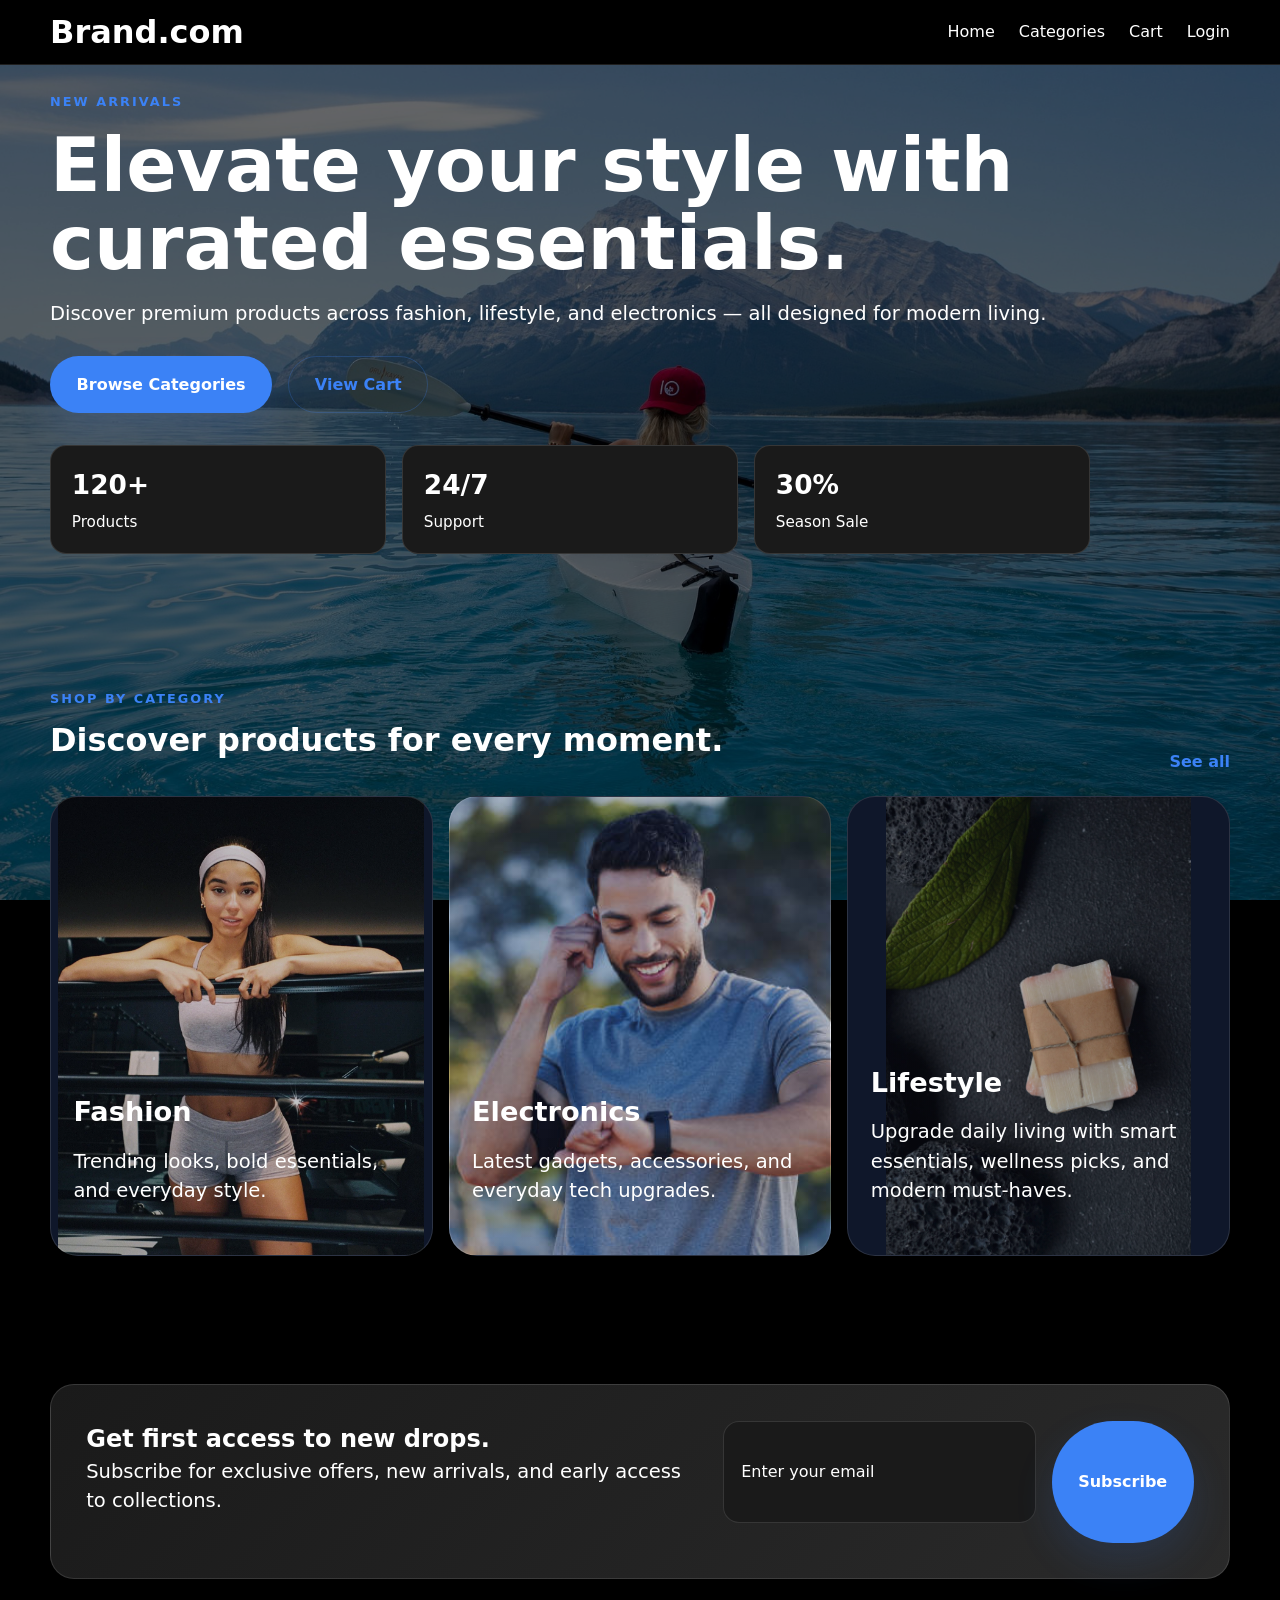
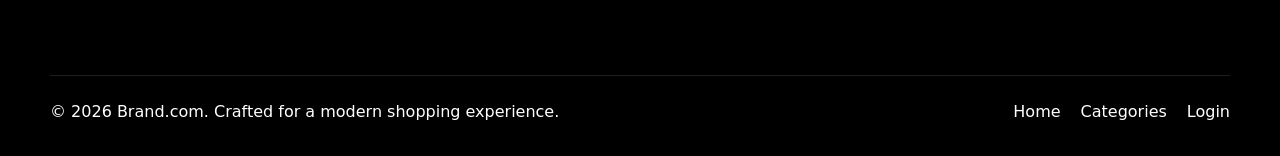
<file: index.html>
<!DOCTYPE html>
<html lang="en">
<head>
    <meta charset="UTF-8">
    <meta name="viewport" content="width=device-width, initial-scale=1.0">
    <title>Brand.com - Premium Products</title>
    <link rel="stylesheet" href="CSS/styles.css">
</head>
<body class="home-page">
    <header>
        <div class="container">
            <a href="index.html">
                <span>Brand.com</span>
            </a>
            <nav>
                <a href="index.html" class="active">Home</a>
                <a href="Categories.html">Categories</a>
                <a href="Shopping Cart.html">Cart</a>
                <a href="Login.html">Login</a>
            </nav>
        </div>
    </header>

    <main>
        <section class="hero">
            <div class="container hero-grid">
                <div class="hero-copy">
                    <span class="eyebrow">New arrivals</span>
                    <h1>Elevate your style with curated essentials.</h1>
                    <p>Discover premium products across fashion, lifestyle, and electronics — all designed for modern living.</p>
                    <div class="hero-actions">
                        <a class="button button-primary" href="Categories.html">Browse Categories</a>
                        <a class="button button-outline" href="Shopping Cart.html">View Cart</a>
                    </div>
                    <div class="stats-grid">
                        <div>
                            <strong>120+</strong>
                            <span>Products</span>
                        </div>
                        <div>
                            <strong>24/7</strong>
                            <span>Support</span>
                        </div>
                        <div>
                            <strong>30%</strong>
                            <span>Season Sale</span>
                        </div>
                    </div>
                </div>
            </div>
        </section>

        <section class="featured-categories">
            <div class="container section-head">
                <div>
                    <span class="eyebrow">Shop by category</span>
                    <h2>Discover products for every moment.</h2>
                </div>
                <a class="link-button" href="Categories.html">See all</a>
            </div>
            <div class="container card-grid">
                <article class="category-card category-card-fashion">
                    <h3>Fashion</h3>
                    <p>Trending looks, bold essentials, and everyday style.</p>
                </article>
                <article class="category-card category-card-electronics">
                    <h3>Electronics</h3>
                    <p>Latest gadgets, accessories, and everyday tech upgrades.</p>
                </article>
                <article class="category-card category-card-lifestyle">
                    <h3>Lifestyle</h3>
                    <p>Upgrade daily living with smart essentials, wellness picks, and modern must-haves.</p>
                </article>
            </div>
        </section>

        <section class="newsletter">
            <div class="container newsletter-card">
                <div>
                    <h2>Get first access to new drops.</h2>
                    <p>Subscribe for exclusive offers, new arrivals, and early access to collections.</p>
                </div>
                <form class="newsletter-form">
                    <input type="email" placeholder="Enter your email" required>
                    <button type="submit" class="button button-primary">Subscribe</button>
                </form>
            </div>
        </section>
    </main>

    <footer>
        <div class="container">
            <p>© 2026 Brand.com. Crafted for a modern shopping experience.</p>
            <div>
                <a href="index.html">Home</a>
                <a href="Categories.html">Categories</a>
                <a href="Login.html">Login</a>
            </div>
        </div>
    </footer>
</body>
</html>
</file>
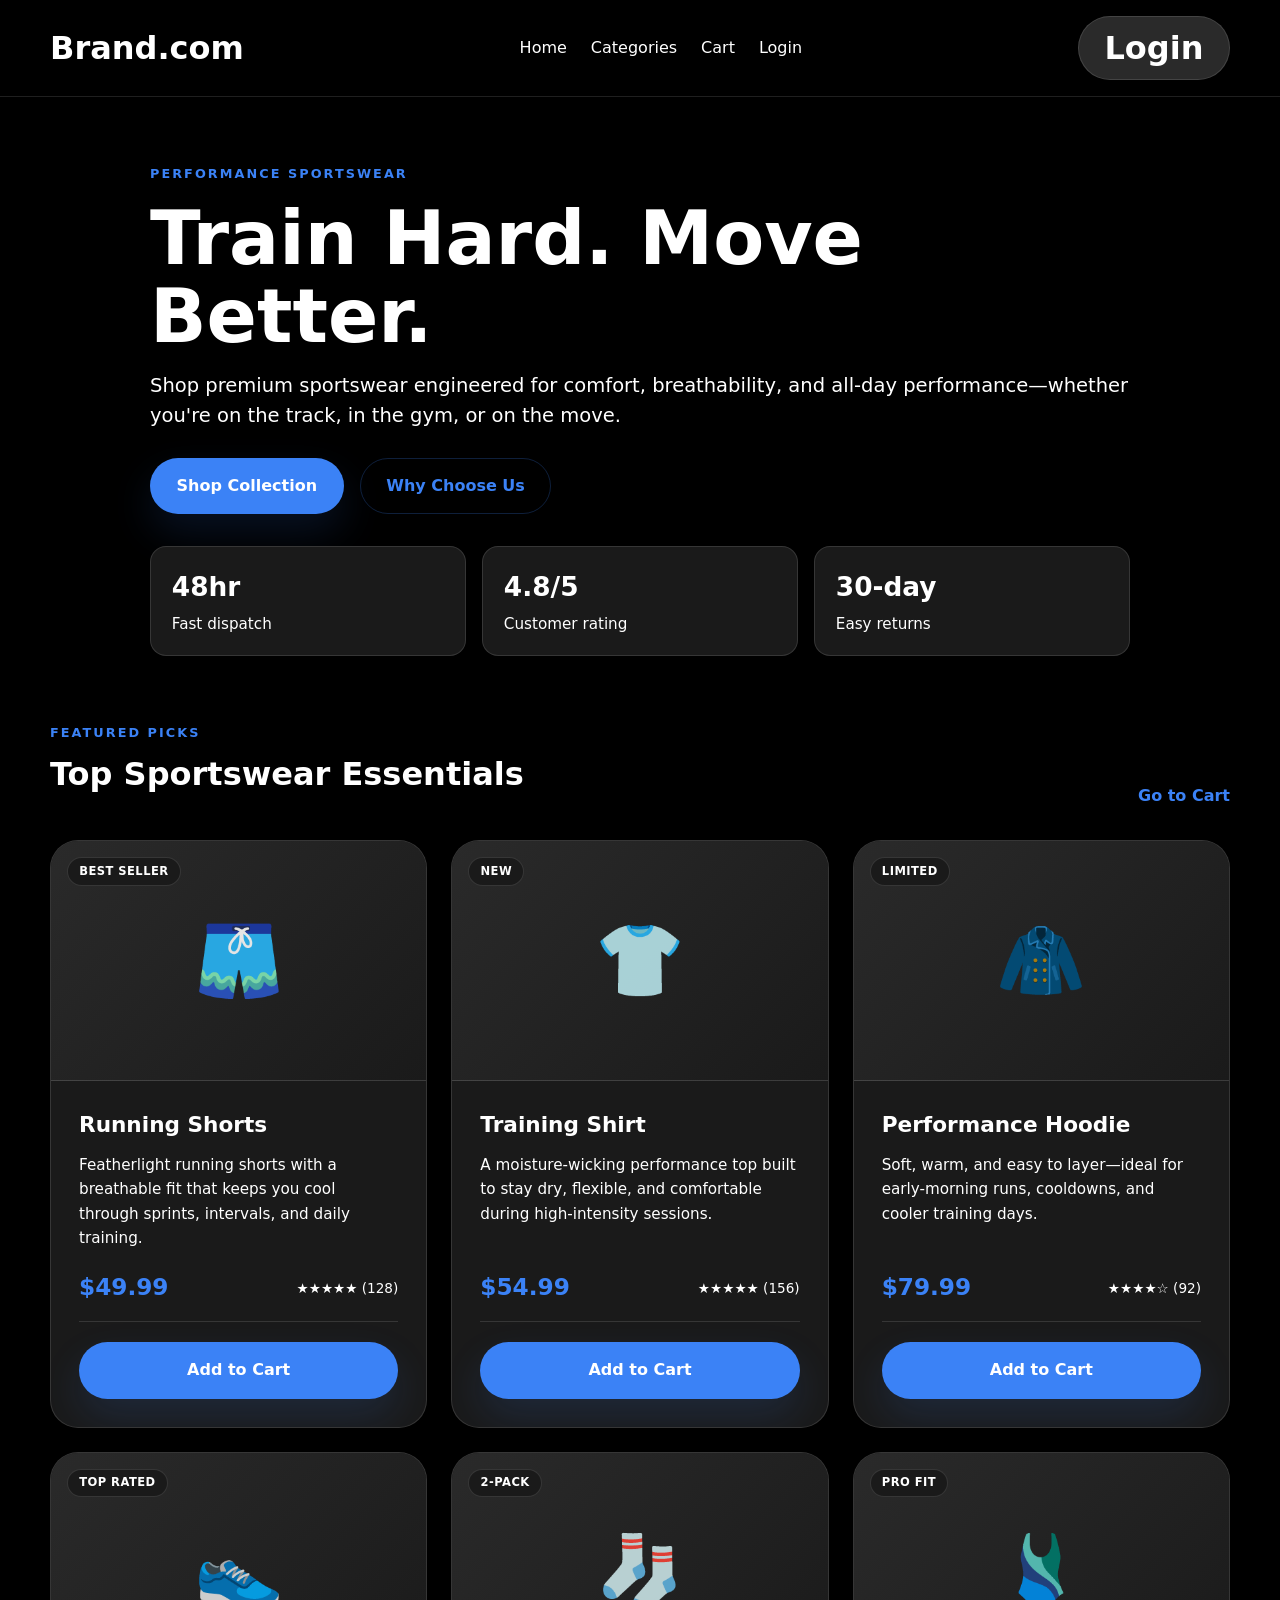
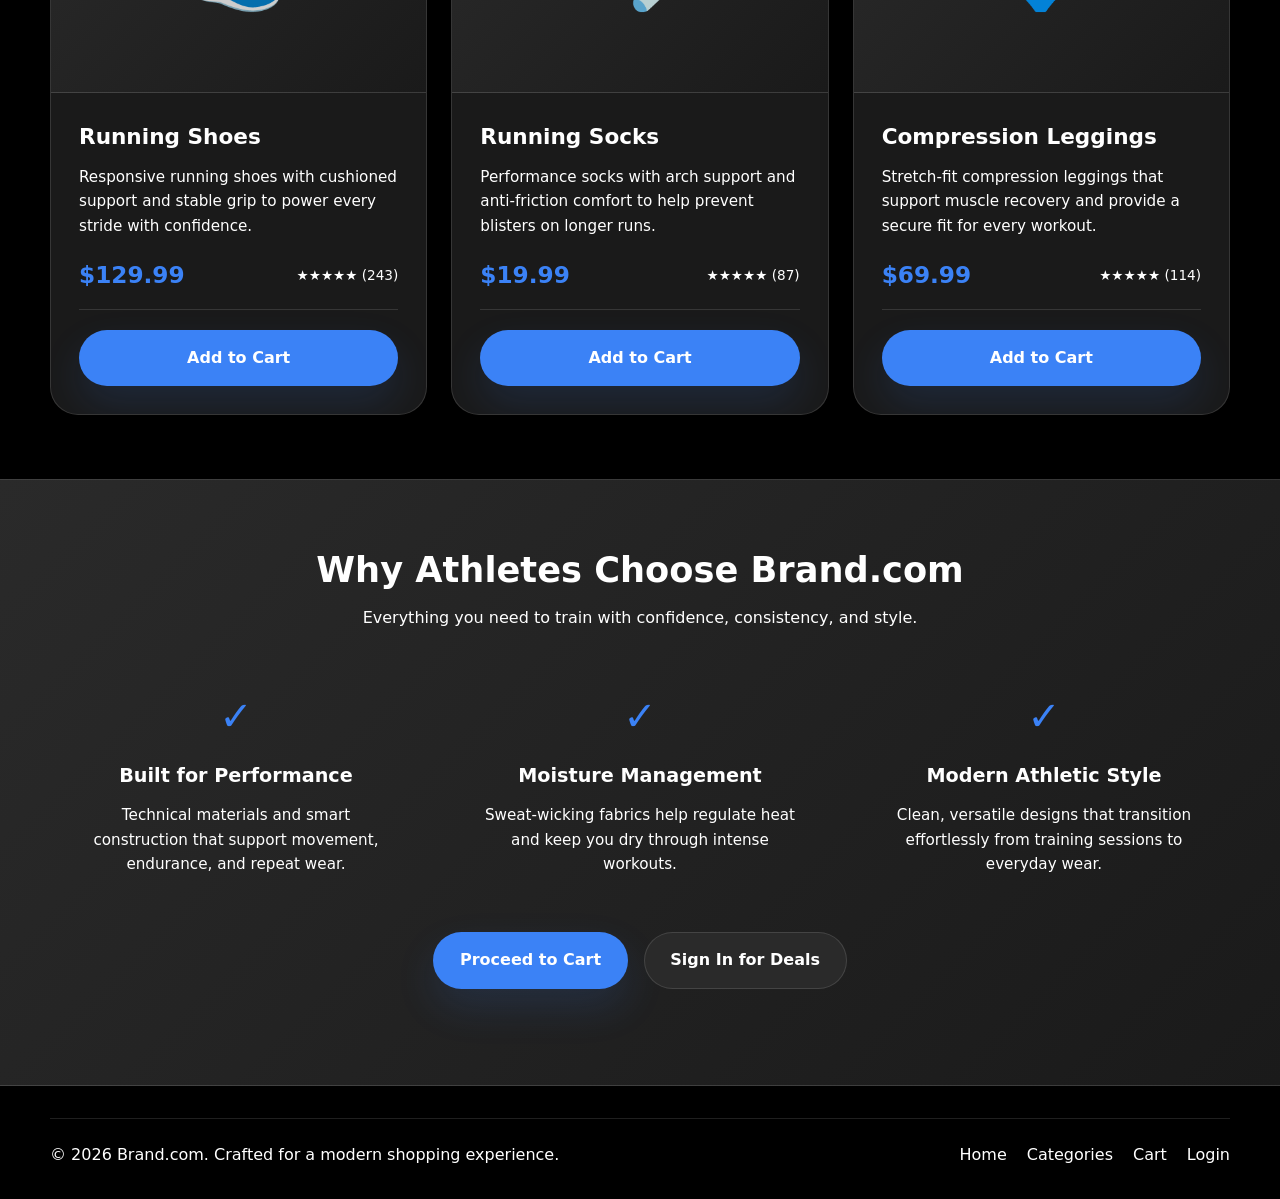
<file: Categories.html>
<!DOCTYPE html>
<html lang="en">
<head>
    <meta charset="UTF-8">
    <meta name="viewport" content="width=device-width, initial-scale=1.0">
    <title>Performance Sportswear - Brand.com</title>
    <link rel="stylesheet" href="CSS/styles.css">
</head>
<body class="categories-page">
    <header>
        <div class="container">
            <a href="index.html">
                <span>Brand.com</span>
            </a>
            <nav>
                <a href="index.html">Home</a>
                <a href="Categories.html" class="active">Categories</a>
                <a href="Shopping Cart.html">Cart</a>
                <a href="Login.html">Login</a>
            </nav>
            <a href="Login.html" class="button button-secondary">Login</a>
        </div>
    </header>

    <main>
        <section class="page-intro" id="top">
            <div class="container">
                <span class="eyebrow">Performance Sportswear</span>
                <h1>Train Hard. Move Better.</h1>
                <p>Shop premium sportswear engineered for comfort, breathability, and all-day performance—whether you're on the track, in the gym, or on the move.</p>
                <div class="hero-actions">
                    <a class="button button-primary" href="#products">Shop Collection</a>
                    <a class="button button-outline" href="#benefits">Why Choose Us</a>
                </div>
                <div class="stats-grid">
                    <div>
                        <strong>48hr</strong>
                        <span>Fast dispatch</span>
                    </div>
                    <div>
                        <strong>4.8/5</strong>
                        <span>Customer rating</span>
                    </div>
                    <div>
                        <strong>30-day</strong>
                        <span>Easy returns</span>
                    </div>
                </div>
            </div>
        </section>

        <section id="products">
            <div class="container">
                <div class="section-head">
                    <div>
                        <span class="eyebrow">Featured picks</span>
                        <h2>Top Sportswear Essentials</h2>
                    </div>
                    <a class="link-button" href="Shopping Cart.html">Go to Cart</a>
                </div>
                <div class="product-grid">
                    <article class="product-card">
                        <div class="product-image">
                            <span class="product-badge">Best seller</span>
                            <div class="product-placeholder">🩳</div>
                        </div>
                        <div class="product-content">
                            <h3>Running Shorts</h3>
                            <p class="product-description">Featherlight running shorts with a breathable fit that keeps you cool through sprints, intervals, and daily training.</p>
                            <div class="product-meta">
                                <span class="product-price">$49.99</span>
                                <span class="product-rating">★★★★★ (128)</span>
                            </div>
                            <button class="button button-primary">Add to Cart</button>
                        </div>
                    </article>

                    <article class="product-card">
                        <div class="product-image">
                            <span class="product-badge">New</span>
                            <div class="product-placeholder">👕</div>
                        </div>
                        <div class="product-content">
                            <h3>Training Shirt</h3>
                            <p class="product-description">A moisture-wicking performance top built to stay dry, flexible, and comfortable during high-intensity sessions.</p>
                            <div class="product-meta">
                                <span class="product-price">$54.99</span>
                                <span class="product-rating">★★★★★ (156)</span>
                            </div>
                            <button class="button button-primary">Add to Cart</button>
                        </div>
                    </article>
                    <article class="product-card">
                        <div class="product-image">
                            <span class="product-badge">Limited</span>
                            <div class="product-placeholder">🧥</div>
                        </div>
                        <div class="product-content">
                            <h3>Performance Hoodie</h3>
                            <p class="product-description">Soft, warm, and easy to layer—ideal for early-morning runs, cooldowns, and cooler training days.</p>
                            <div class="product-meta">
                                <span class="product-price">$79.99</span>
                                <span class="product-rating">★★★★☆ (92)</span>
                            </div>
                            <button class="button button-primary">Add to Cart</button>
                        </div>
                    </article>

                    <article class="product-card">
                        <div class="product-image">
                            <span class="product-badge">Top rated</span>
                            <div class="product-placeholder">👟</div>
                        </div>
                        <div class="product-content">
                            <h3>Running Shoes</h3>
                            <p class="product-description">Responsive running shoes with cushioned support and stable grip to power every stride with confidence.</p>
                            <div class="product-meta">
                                <span class="product-price">$129.99</span>
                                <span class="product-rating">★★★★★ (243)</span>
                            </div>
                            <button class="button button-primary">Add to Cart</button>
                        </div>
                    </article>

                    <article class="product-card">
                        <div class="product-image">
                            <span class="product-badge">2-pack</span>
                            <div class="product-placeholder">🧦</div>
                        </div>
                        <div class="product-content">
                            <h3>Running Socks</h3>
                            <p class="product-description">Performance socks with arch support and anti-friction comfort to help prevent blisters on longer runs.</p>
                            <div class="product-meta">
                                <span class="product-price">$19.99</span>
                                <span class="product-rating">★★★★★ (87)</span>
                            </div>
                            <button class="button button-primary">Add to Cart</button>
                        </div>
                    </article>

                    <article class="product-card">
                        <div class="product-image">
                            <span class="product-badge">Pro fit</span>
                            <div class="product-placeholder">🩱</div>
                        </div>
                        <div class="product-content">
                            <h3>Compression Leggings</h3>
                            <p class="product-description">Stretch-fit compression leggings that support muscle recovery and provide a secure fit for every workout.</p>
                            <div class="product-meta">
                                <span class="product-price">$69.99</span>
                                <span class="product-rating">★★★★★ (114)</span>
                            </div>
                            <button class="button button-primary">Add to Cart</button>
                        </div>
                    </article>
                </div>
            </div>
        </section>

        <section class="features-section" id="benefits">
            <div class="container">
                <h2 class="features-title">Why Athletes Choose Brand.com</h2>
                <p class="features-subtitle">Everything you need to train with confidence, consistency, and style.</p>
                <div class="features-grid">
                    <div class="feature-card">
                        <div class="feature-icon">✓</div>
                        <h4>Built for Performance</h4>
                        <p>Technical materials and smart construction that support movement, endurance, and repeat wear.</p>
                    </div>
                    <div class="feature-card">
                        <div class="feature-icon">✓</div>
                        <h4>Moisture Management</h4>
                        <p>Sweat-wicking fabrics help regulate heat and keep you dry through intense workouts.</p>
                    </div>
                    <div class="feature-card">
                        <div class="feature-icon">✓</div>
                        <h4>Modern Athletic Style</h4>
                        <p>Clean, versatile designs that transition effortlessly from training sessions to everyday wear.</p>
                    </div>
                </div>
                <div class="hero-actions benefits-actions">
                    <a class="button button-primary" href="Shopping Cart.html">Proceed to Cart</a>
                    <a class="button button-secondary" href="Login.html">Sign In for Deals</a>
                </div>
            </div>
        </section>
    </main>

    <footer>
        <div class="container">
            <p>© 2026 Brand.com. Crafted for a modern shopping experience.</p>
            <div>
                <a href="index.html">Home</a>
                <a href="Categories.html">Categories</a>
                <a href="Shopping Cart.html">Cart</a>
                <a href="Login.html">Login</a>
            </div>
        </div>
    </footer>
</body>
</html>
</file>
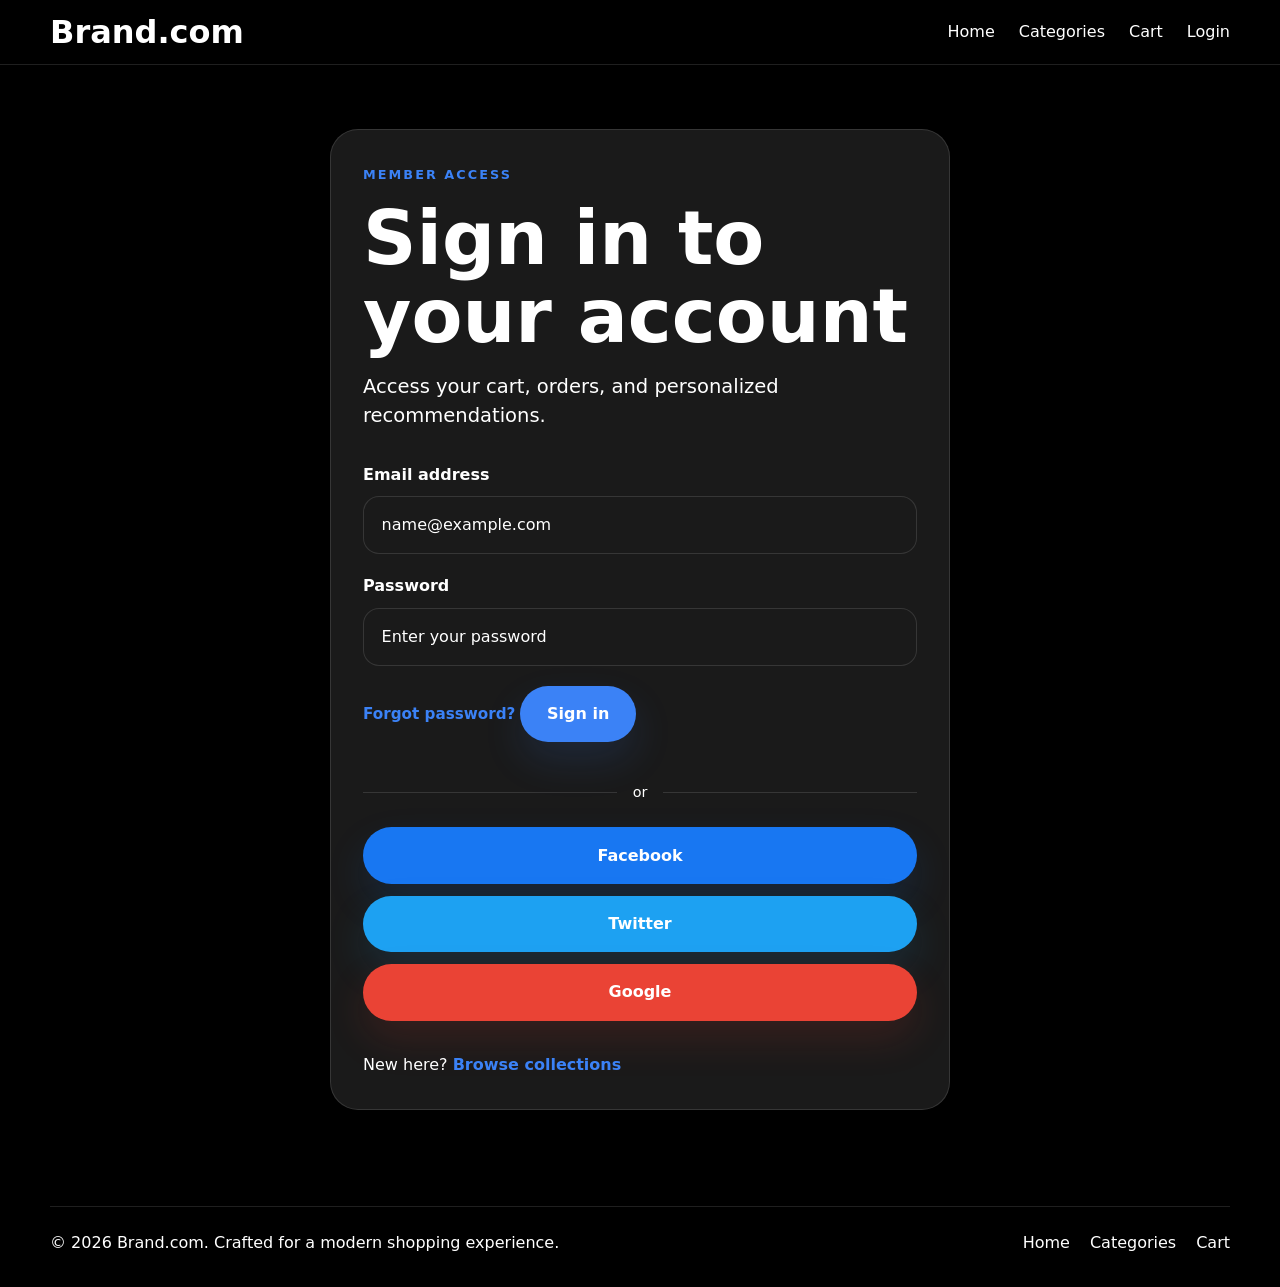
<file: Login.html>
<!DOCTYPE html>
<html lang="en">
<head>
    <meta charset="UTF-8">
    <meta name="viewport" content="width=device-width, initial-scale=1.0">
    <title>Login - Brand.com</title>
    <link rel="stylesheet" href="CSS/styles.css">
</head>
<body>
    <header>
        <div class="container">
            <a href="index.html">
                <span>Brand.com</span>
            </a>
            <nav>
                <a href="index.html">Home</a>
                <a href="Categories.html">Categories</a>
                <a href="Shopping Cart.html">Cart</a>
                <a href="Login.html" class="active">Login</a>
            </nav>
        </div>
    </header>

    <main>
        <section class="auth-section">
            <div class="container auth-card">
                <div class="auth-info">
                    <span class="eyebrow">Member access</span>
                    <h1>Sign in to your account</h1>
                    <p>Access your cart, orders, and personalized recommendations.</p>
                </div>
                <form class="auth-form">
                    <label for="email">Email address</label>
                    <input id="email" type="email" placeholder="name@example.com" required>

                    <label for="password">Password</label>
                    <input id="password" type="password" placeholder="Enter your password" required>
                    <a href="#" class="forgot-password">Forgot password?</a>

                    <button type="submit" class="button button-primary">Sign in</button>
                    
                    <div class="divider-or">
                        <span>or</span>
                    </div>
                    
                    <div class="social-signin">
                        <button type="button" class="button button-facebook">Facebook</button>
                        <button type="button" class="button button-twitter">Twitter</button>
                        <button type="button" class="button button-google">Google</button>
                    </div>

                    <p class="auth-note">New here? <a href="Categories.html">Browse collections</a></p>
                </form>
            </div>
        </section>

    </main>

    <footer>
        <div class="container">
            <p>© 2026 Brand.com. Crafted for a modern shopping experience.</p>
            <div>
                <a href="index.html">Home</a>
                <a href="Categories.html">Categories</a>
                <a href="Shopping Cart.html">Cart</a>
            </div>
        </div>
    </footer>
</body>
</html>
</file>
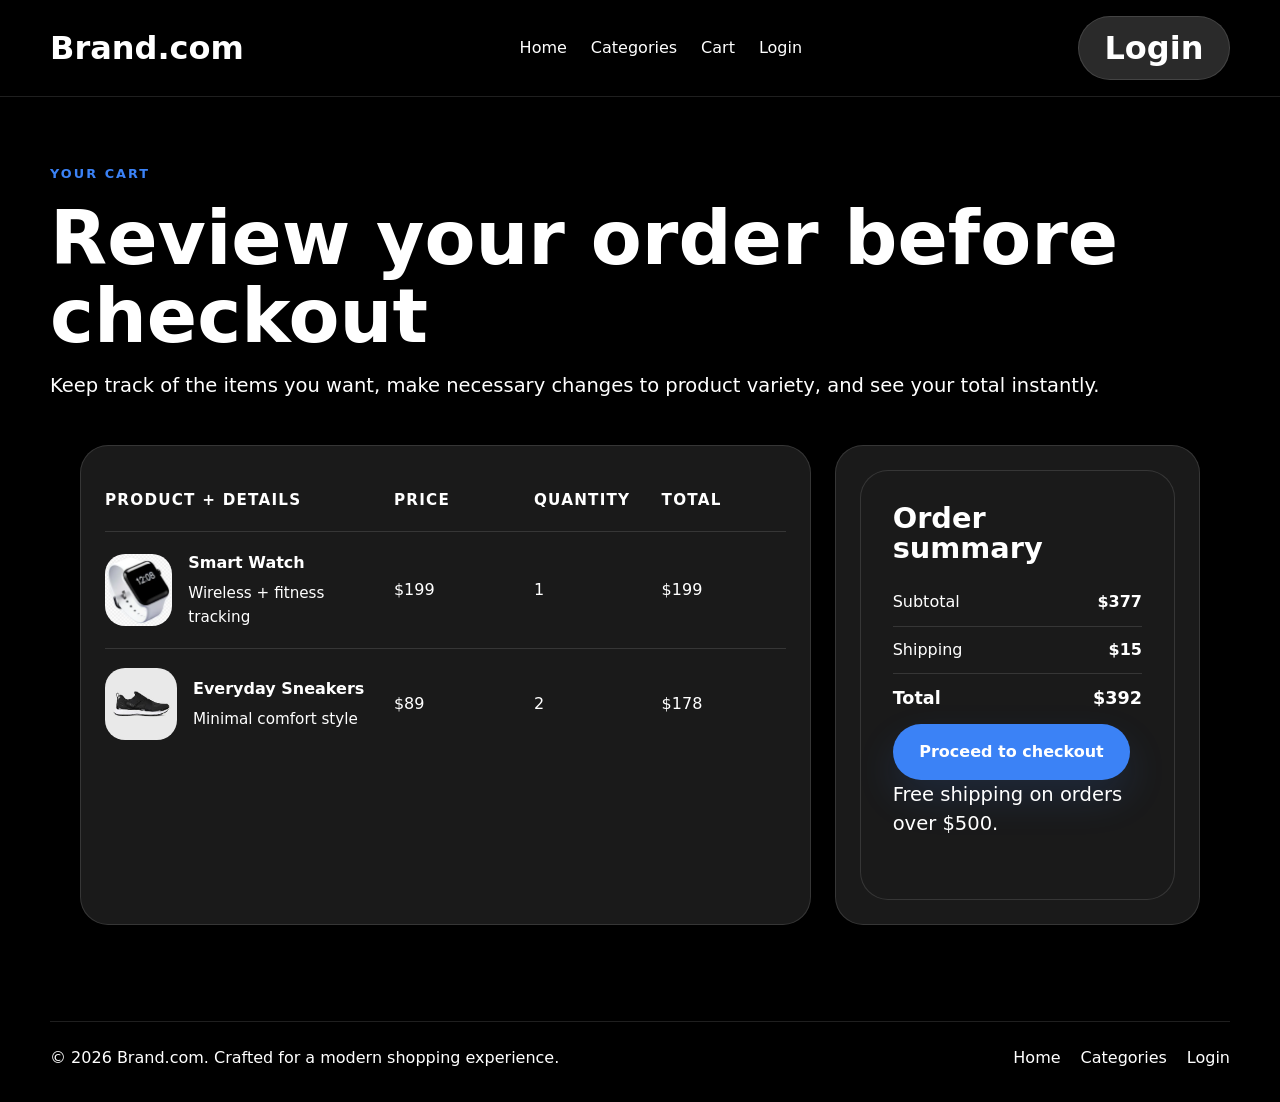
<file: Shopping Cart.html>
<!DOCTYPE html>
<html lang="en">
<head>
    <meta charset="UTF-8">
    <meta name="viewport" content="width=device-width, initial-scale=1.0">
    <title>Shopping Cart - Brand.com</title>
    <link rel="stylesheet" href="CSS/styles.css">
</head>
<body>
    <header>
        <div class="container">
            <a href="index.html">
                <span>Brand.com</span>
            </a>
            <nav>
                <a href="index.html">Home</a>
                <a href="Categories.html">Categories</a>
                <a href="Shopping Cart.html" class="active">Cart</a>
                <a href="Login.html">Login</a>
            </nav>
            <a href="Login.html" class="button button-secondary">Login</a>
        </div>
    </header>

    <main>
        <section class="page-intro">
            <div class="container">
                <span class="eyebrow">Your cart</span>
                <h1>Review your order before checkout</h1>
                <p>Keep track of the items you want, make necessary changes to product variety, and see your total instantly.</p>
            </div>
        </section>

        <section class="cart-section">
            <div class="container cart-grid">
                <div class="cart-table">
                    <div class="cart-row cart-head">
                        <span>Product + Details</span>
                        <span>Price</span>
                        <span>Quantity</span>
                        <span>Total</span>
                    </div>
                    <div class="cart-row">
                        <div class="product-info">
                            <img src="Images/smart watch.webp" alt="Smart watch">
                            <div>
                                <strong>Smart Watch</strong>
                                <span>Wireless + fitness tracking</span>
                            </div>
                        </div>
                        <span>$199</span>
                        <span>1</span>
                        <span>$199</span>
                    </div>
                    <div class="cart-row">
                        <div class="product-info">
                            <img src="Images/sneakers.jpg" alt="Sneakers">
                            <div>
                                <strong>Everyday Sneakers</strong>
                                <span>Minimal comfort style</span>
                            </div>
                        </div>
                        <span>$89</span>
                        <span>2</span>
                        <span>$178</span>
                    </div>
                </div>

                <aside class="cart-summary">
                    <div class="summary-card">
                        <h2>Order summary</h2>
                        <div class="summary-row">
                            <span>Subtotal</span>
                            <strong>$377</strong>
                        </div>
                        <div class="summary-row">
                            <span>Shipping</span>
                            <strong>$15</strong>
                        </div>
                        <div class="summary-row total">
                            <span>Total</span>
                            <strong>$392</strong>
                        </div>
                        <button class="button button-primary">Proceed to checkout</button>
                        <p class="summary-note">Free shipping on orders over $500.</p>
                    </div>
                </aside>
            </div>
        </section>
    </main>

    <footer>
        <div class="container">
            <p>© 2026 Brand.com. Crafted for a modern shopping experience.</p>
            <div>
                <a href="index.html">Home</a>
                <a href="Categories.html">Categories</a>
                <a href="Login.html">Login</a>
            </div>
        </div>
    </footer>
</body>
</html>
</file>
<file: CSS/styles.css>
:root {
    color-scheme: dark;
    font-family: Inter, system-ui, -apple-system, BlinkMacSystemFont, "Segoe UI", sans-serif;
    font-size: 16px;
    line-height: 1.5;
    color: #ffffff;
    background-color: #000000;
    --surface: #1a1a1a;
    --surface-soft: #2a2a2a;
    --border: rgba(255, 255, 255, 0.12);
    --primary: #3b82f6;
    --primary-dark: #2563eb;
    --accent: #fb7185;
    --muted: #ffffff;
    --text: #ffffff;
}

* {
    margin: 0;
    padding: 0;
    box-sizing: border-box;
}

html {
    scroll-behavior: smooth;
}

body {
    min-height: 100vh;
    background-color: #000000;
    color: var(--text);
    font-family: var(--font-family);
}

body.home-page {
    background: linear-gradient(rgba(0, 0, 0, 0.58), rgba(0, 0, 0, 0.58)), url("../background2.jpg") center/cover no-repeat fixed;
    animation: homeBackgroundSwap 35s infinite;
}

@keyframes homeBackgroundSwap {
    0%,
    24% {
        background: linear-gradient(rgba(0, 0, 0, 0.58), rgba(0, 0, 0, 0.58)), url("../background2.jpg") center/cover no-repeat fixed;
    }
    25%,
    49% {
        background: linear-gradient(rgba(0, 0, 0, 0.58), rgba(0, 0, 0, 0.58)), url("../Images/background3.jpg") center/cover no-repeat fixed;
    }
    50%,
    74% {
        background: linear-gradient(rgba(0, 0, 0, 0.58), rgba(0, 0, 0, 0.58)), url("../Images/background5.jpg") center/cover no-repeat fixed;
    }
    75%,
    100% {
        background: linear-gradient(rgba(0, 0, 0, 0.58), rgba(0, 0, 0, 0.58)), url("../Images/background6.jpg") center/cover no-repeat fixed;
    }
}

@media (prefers-reduced-motion: reduce) {
    body.home-page {
        animation: none;
    }
}

img {
    max-width: 100%;
    display: block;
}

button,
input,
textarea,
select {
    font: inherit;
}

a {
    color: inherit;
    text-decoration: none;
}

.container {
    width: min(1180px, calc(100% - 2rem));
    margin: 0 auto;
}

main section {
    padding: 4rem 0;
}

header {
    background: #000000;
    border-bottom: 1px solid var(--border);
    position: sticky;
    top: 0;
    z-index: 20;
    backdrop-filter: blur(16px);
}

header .container {
    display: flex;
    align-items: center;
    justify-content: space-between;
    gap: 1rem;
    padding: 1rem 0;
}

header .container > a {
    display: inline-flex;
    align-items: center;
    gap: 0;
    font-weight: 700;
    font-size: 2rem;
    line-height: 1;
    color: var(--text);
}

header .container > a img {
    width: 34px;
    height: 34px;
}

nav {
    display: flex;
    gap: 1.5rem;
    flex-wrap: wrap;
}

nav a {
    color: #ffffff;
    font-weight: 500;
    transition: color 0.2s ease;
}

nav a:hover,
nav a.active {
    color: var(--text);
}

.button {
    display: inline-flex;
    align-items: center;
    justify-content: center;
    padding: 0.95rem 1.6rem;
    border-radius: 999px;
    font-weight: 600;
    transition: transform 0.2s ease, background-color 0.2s ease, box-shadow 0.2s ease;
    border: 1px solid transparent;
    cursor: pointer;
}

.button:hover {
    transform: translateY(-1px);
}

.button-primary {
    background-color: var(--primary);
    color: white;
    box-shadow: 0 18px 40px rgba(59, 130, 246, 0.14);
}

.button-primary:hover {
    background-color: var(--primary-dark);
}

.button-secondary {
    background: var(--surface-soft);
    color: var(--text);
    border-color: var(--border);
}

.button-outline {
    background: transparent;
    color: var(--primary);
    border-color: rgba(59, 130, 246, 0.24);
}

.button-facebook {
    background-color: #1877F2;
    color: white;
    width: 100%;
    box-shadow: 0 18px 40px rgba(24, 119, 242, 0.14);
}

.button-facebook:hover {
    background-color: #165cc5;
}

.button-twitter {
    background-color: #1DA1F2;
    color: white;
    width: 100%;
    box-shadow: 0 18px 40px rgba(29, 161, 242, 0.14);
}

.button-twitter:hover {
    background-color: #1a91da;
}

.button-google {
    background-color: #EA4335;
    color: white;
    width: 100%;
    box-shadow: 0 18px 40px rgba(234, 67, 53, 0.14);
}

.button-google:hover {
    background-color: #d33425;
}

.hero {
    padding-top: 1.5rem;
    padding-bottom: 4.25rem;
}

.hero-grid {
    display: grid;
    grid-template-columns: 1fr;
    gap: 1rem;
    align-items: center;
}

.hero-copy {
    width: 100%;
    max-width: 1080px;
}

.eyebrow {
    display: inline-flex;
    align-items: center;
    text-transform: uppercase;
    letter-spacing: 0.16em;
    font-size: 0.8rem;
    color: var(--primary);
    font-weight: 700;
    margin-bottom: 1rem;
}

.hero-copy h1,
.page-intro h1,
.auth-info h1,
.summary-card h2,
.section-head h2 {
    font-size: clamp(2.9rem, 5.8vw, 5.4rem);
    line-height: 1.05;
    margin-bottom: 1rem;
    color: var(--text);
}

.hero-copy p,
.page-intro p,
.auth-info p,
.category-card p,
.summary-card p,
.newsletter-card p {
    color: var(--muted);
    font-size: 1.22rem;
    margin-bottom: 1.75rem;
}

.hero-actions {
    display: flex;
    flex-wrap: wrap;
    gap: 1rem;
    margin-bottom: 2rem;
}

.stats-grid {
    display: grid;
    grid-template-columns: repeat(3, minmax(0, 1fr));
    gap: 1rem;
    max-width: 1040px;
}

.stats-grid div {
    padding: 1.2rem 1.3rem;
    background: var(--surface);
    border: 1px solid var(--border);
    border-radius: 1rem;
}

.stats-grid strong {
    display: block;
    font-size: 1.65rem;
    margin-bottom: 0.35rem;
}

.stats-grid span {
    font-size: 0.95rem;
    color: var(--muted);
}

.hero-image {
    display: flex;
    justify-content: center;
    align-items: center;
}

.hero-image img {
    max-width: 100%;
    border-radius: 1.75rem;
    box-shadow: 0 35px 80px rgba(15, 23, 42, 0.12);
}

.section-head {
    display: flex;
    justify-content: space-between;
    align-items: flex-end;
    gap: 1rem;
    margin-bottom: 1.4rem;
}

.section-head h2 {
    font-size: clamp(2rem, 2.5vw, 2.6rem);
}

.link-button {
    color: var(--primary);
    font-weight: 700;
    transition: opacity 0.2s ease;
}

.link-button:hover {
    opacity: 0.8;
}

.card-grid {
    display: grid;
    grid-template-columns: repeat(3, minmax(0, 1fr));
    gap: 1rem;
}

.category-card {
    padding: 1.4rem;
    border-radius: 1.75rem;
    background: var(--surface);
    border: 1px solid var(--border);
    transition: transform 0.25s ease, box-shadow 0.25s ease;
    cursor: pointer;
}

.category-card:hover {
    transform: translateY(-6px);
    box-shadow: 0 24px 60px rgba(15, 23, 42, 0.1);
}

.category-card img {
    width: 64px;
    margin-bottom: 1.5rem;
}

.category-card h3 {
    margin-bottom: 0.85rem;
    font-size: 1.7rem;
    color: var(--text);
}

.category-card-fashion {
    background-image: linear-gradient(rgba(15, 23, 42, 0.25), rgba(15, 23, 42, 0.25)), url("../Images/fashion2.png");
    background-size: contain;
    background-repeat: no-repeat;
    background-position: center top;
    background-color: #0f172a;
    min-height: 460px;
    display: flex;
    flex-direction: column;
    justify-content: flex-end;
}

.category-card-fashion h3,
.category-card-fashion p {
    color: #ffffff;
}

.category-card-electronics {
    background-image: linear-gradient(rgba(15, 23, 42, 0.25), rgba(15, 23, 42, 0.25)), url("../Images/electronics.jpg");
    background-size: cover;
    background-repeat: no-repeat;
    background-position: center;
    background-color: #0f172a;
    min-height: 460px;
    display: flex;
    flex-direction: column;
    justify-content: flex-end;
}

.category-card-electronics h3,
.category-card-electronics p {
    color: #ffffff;
}

.category-card-lifestyle {
    background-image: linear-gradient(rgba(15, 23, 42, 0.25), rgba(15, 23, 42, 0.25)), url("../Images/wellness.jpg");
    background-size: contain;
    background-repeat: no-repeat;
    background-position: center top;
    background-color: #0f172a;
    min-height: 460px;
    display: flex;
    flex-direction: column;
    justify-content: flex-end;
}

.category-card-lifestyle h3,
.category-card-lifestyle p {
    color: #ffffff;
}

.newsletter-card {
    display: grid;
    grid-template-columns: minmax(0, 1.3fr) minmax(220px, 1fr);
    gap: 1.5rem;
    padding: 2.2rem;
    border-radius: 1.5rem;
    background: linear-gradient(135deg, var(--surface) 0%, var(--surface-soft) 100%);
    border: 1px solid var(--border);
}

.newsletter-form {
    display: grid;
    grid-template-columns: 1fr auto;
    gap: 1rem;
}

.newsletter-form input {
    width: 100%;
    padding: 1rem 1.1rem;
    border: 1px solid var(--border);
    border-radius: 999px;
    background: var(--surface-soft);
    color: var(--text);
}

input[type="email"],
input[type="text"],
input[type="password"] {
    width: 100%;
    padding: 1rem 1.1rem;
    border: 1px solid var(--border);
    border-radius: 1rem;
    background: var(--surface);
    margin-bottom: 1.25rem;
    color: var(--text);
}

input::placeholder {
    color: var(--muted);
}

.auth-card,
.summary-card {
    background: var(--surface);
    border-radius: 1.75rem;
    padding: 2rem;
    border: 1px solid var(--border);
}

.auth-section {
    padding-top: 4rem;
    padding-bottom: 4rem;
}

.auth-card {
    max-width: 620px;
    margin: 0 auto;
}

.auth-info {
    margin-bottom: 2rem;
}

.auth-info h1 {
    margin-bottom: 1rem;
}

.auth-form label {
    display: block;
    margin-bottom: 0.6rem;
    font-weight: 600;
    color: var(--text);
}

.auth-note {
    margin-top: 1rem;
    color: var(--muted);
}

.auth-note a {
    color: var(--primary);
    font-weight: 700;
}

.forgot-password {
    display: inline-block;
    margin-bottom: 1.5rem;
    color: var(--primary);
    font-weight: 600;
    font-size: 0.95rem;
    transition: color 0.2s ease;
}

.forgot-password:hover {
    color: var(--primary-dark);
    text-decoration: underline;
}

.divider-or {
    display: flex;
    align-items: center;
    gap: 1rem;
    margin: 2rem 0 1.5rem 0;
    color: var(--muted);
    font-weight: 500;
    font-size: 0.9rem;
}

.divider-or::before,
.divider-or::after {
    content: '';
    flex: 1;
    height: 1px;
    background: var(--border);
}

.social-signin {
    display: flex;
    flex-direction: column;
    gap: 0.75rem;
    margin-bottom: 2rem;
}

.page-intro {
    background: transparent;
    padding-bottom: 0;
}

.cart-section {
    padding-top: 1rem;
}

.cart-grid {
    display: grid;
    grid-template-columns: 1.8fr 0.9fr;
    gap: 1.5rem;
    width: min(1120px, calc(100% - 2rem));
    margin: 0 auto;
}

.cart-table,
.cart-summary {
    background: var(--surface);
    border: 1px solid var(--border);
    border-radius: 1.75rem;
    padding: 1.5rem;
}

.cart-row {
    display: grid;
    grid-template-columns: 2.2fr 1fr 0.9fr 1fr;
    gap: 1rem;
    align-items: center;
    padding: 1.2rem 0;
    border-bottom: 1px solid var(--border);
}

.cart-row:last-child {
    border-bottom: none;
}

.cart-head {
    color: var(--muted);
    font-size: 0.95rem;
    text-transform: uppercase;
    letter-spacing: 0.08em;
    font-weight: 600;
}

.product-info {
    display: flex;
    align-items: center;
    gap: 1rem;
}

.product-info img {
    width: 72px;
    height: 72px;
    border-radius: 1.25rem;
    object-fit: contain;
}

.product-info strong {
    display: block;
    margin-bottom: 0.35rem;
    color: var(--text);
}

.product-info span {
    color: var(--muted);
    font-size: 0.95rem;
}

.cart-summary {
    display: flex;
    flex-direction: column;
    gap: 1.25rem;
}

.summary-card h2 {
    margin-bottom: 1rem;
    font-size: 1.8rem;
}

.summary-row {
    display: flex;
    justify-content: space-between;
    align-items: center;
    padding: 0.7rem 0;
    border-bottom: 1px solid var(--border);
}

.summary-row.total {
    font-size: 1.1rem;
    font-weight: 700;
    border-color: transparent;
}

.summary-note {
    color: var(--muted);
    font-size: 0.95rem;
}

footer {
    padding: 2rem 0;
}

footer .container {
    display: flex;
    justify-content: space-between;
    align-items: center;
    gap: 1rem;
    border-top: 1px solid var(--border);
    padding-top: 1.5rem;
}

footer .container > div:last-child {
    display: flex;
    gap: 1.25rem;
    flex-wrap: wrap;
}

footer .container > div:last-child a {
    color: var(--muted);
    transition: color 0.2s ease;
}

footer .container > div:last-child a:hover {
    color: var(--text);
}

/* Product Grid and Cards */
.product-grid {
    display: grid;
    grid-template-columns: repeat(3, minmax(0, 1fr));
    gap: 1.5rem;
}

.product-card {
    background: var(--surface);
    border: 1px solid var(--border);
    border-radius: 1.75rem;
    overflow: hidden;
    transition: transform 0.25s ease, box-shadow 0.25s ease;
    display: flex;
    flex-direction: column;
}

.product-card:hover {
    transform: translateY(-8px);
    box-shadow: 0 24px 60px rgba(15, 23, 42, 0.12);
}

.product-image {
    width: 100%;
    height: 240px;
    background: linear-gradient(135deg, var(--surface-soft) 0%, var(--surface) 100%);
    display: flex;
    align-items: center;
    justify-content: center;
    border-bottom: 1px solid var(--border);
}

.product-placeholder {
    font-size: 4.5rem;
    opacity: 0.9;
}

.product-content {
    padding: 1.75rem;
    display: flex;
    flex-direction: column;
    flex-grow: 1;
}

.product-card h3 {
    font-size: 1.35rem;
    margin-bottom: 0.75rem;
    color: var(--text);
}

.product-description {
    color: var(--muted);
    font-size: 0.95rem;
    line-height: 1.6;
    margin-bottom: 1.25rem;
    flex-grow: 1;
}

.product-meta {
    display: flex;
    justify-content: space-between;
    align-items: center;
    margin-bottom: 1.25rem;
    padding-bottom: 1rem;
    border-bottom: 1px solid var(--border);
}

.product-price {
    font-size: 1.45rem;
    font-weight: 700;
    color: var(--primary);
}

.product-rating {
    font-size: 0.85rem;
    color: var(--muted);
}

.product-card .button {
    width: 100%;
}

/* Features Section */
.features-section {
    background: linear-gradient(135deg, var(--surface-soft) 0%, var(--surface) 100%);
    border-top: 1px solid var(--border);
    border-bottom: 1px solid var(--border);
}

.features-grid {
    display: grid;
    grid-template-columns: repeat(3, minmax(0, 1fr));
    gap: 2rem;
}

.feature-card {
    text-align: center;
    padding: 1.5rem;
}

.feature-icon {
    font-size: 2.5rem;
    color: var(--primary);
    margin-bottom: 1rem;
}

.feature-card h4 {
    font-size: 1.2rem;
    margin-bottom: 0.75rem;
    color: var(--text);
}

.feature-card p {
    color: var(--muted);
    font-size: 0.95rem;
    line-height: 1.6;
}

body.categories-page .page-intro .container {
    max-width: 980px;
}

body.categories-page #products .section-head {
    margin-bottom: 2rem;
}

body.categories-page .product-image {
    position: relative;
}

body.categories-page .product-badge {
    position: absolute;
    top: 1rem;
    left: 1rem;
    border-radius: 999px;
    padding: 0.3rem 0.7rem;
    font-size: 0.72rem;
    font-weight: 700;
    letter-spacing: 0.04em;
    text-transform: uppercase;
    background: var(--surface);
    border: 1px solid var(--border);
    color: var(--text);
}

body.categories-page .features-title {
    font-size: 2.2rem;
    margin-bottom: 0.6rem;
    text-align: center;
    color: var(--text);
}

body.categories-page .features-subtitle {
    text-align: center;
    color: var(--muted);
    margin: 0 auto 2rem;
    max-width: 640px;
}

body.categories-page .benefits-actions {
    justify-content: center;
    margin-top: 2rem;
}

@media (max-width: 900px) {
    .hero-grid,
    .stats-grid,
    .cart-grid,
    .newsletter-card {
        grid-template-columns: 1fr;
    }

    .card-grid {
        grid-template-columns: repeat(2, minmax(0, 1fr));
    }

    .product-grid {
        grid-template-columns: repeat(2, minmax(0, 1fr));
    }

    .features-grid {
        grid-template-columns: repeat(2, minmax(0, 1fr));
    }

    .hero-copy,
    .hero-side-card {
        max-width: 100%;
    }

    nav {
        gap: 1rem;
    }
}

@media (max-width: 720px) {
    header .container {
        flex-direction: column;
        align-items: flex-start;
    }

    header {
        position: relative;
    }

    .hero-actions {
        flex-direction: column;
    }

    .stats-grid {
        grid-template-columns: repeat(2, minmax(0, 1fr));
    }

    .cart-row {
        grid-template-columns: 1.7fr 1fr;
    }

    .cart-row span:nth-child(3),
    .cart-row span:nth-child(4) {
        display: none;
    }

    .cart-head span:nth-child(3),
    .cart-head span:nth-child(4) {
        display: none;
    }

    .newsletter-card {
        grid-template-columns: 1fr;
    }

    .product-grid {
        grid-template-columns: 1fr;
    }

    .features-grid {
        grid-template-columns: 1fr;
    }
}

@media (max-width: 540px) {
    body {
        font-size: 0.95rem;
    }

    .button {
        width: 100%;
    }

    nav {
        flex-wrap: wrap;
        gap: 0.75rem;
    }

    .stats-grid,
    .cart-grid,
    .newsletter-card {
        gap: 1rem;
    }

    .card-grid {
        grid-template-columns: 1fr;
    }

    .newsletter-form {
        grid-template-columns: 1fr;
    }
}
</file>
